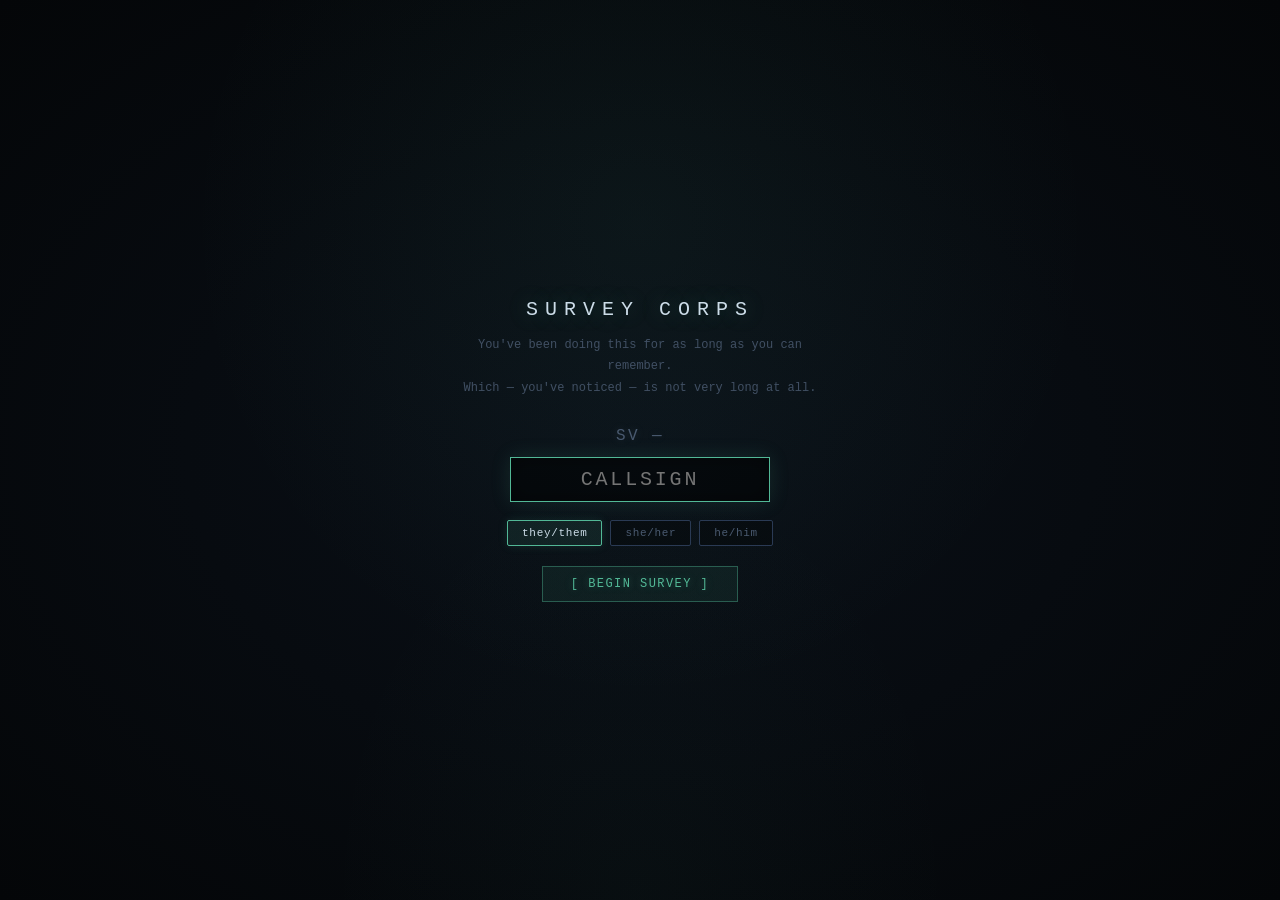
<file: game/index.html>
<!DOCTYPE html>
<html lang="en">
<head>
  <meta charset="UTF-8">
  <meta name="viewport" content="width=device-width, initial-scale=1.0, maximum-scale=1.0">
  <title>SV-UNKNOWN — Survey Corps</title>
  <link rel="stylesheet" href="css/style.css">
</head>
<body>

<!-- ── Name entry screen ──────────────────────────────────────────────────── -->
<div id="name-screen">
  <div id="name-header">
    <h1>Survey Corps</h1>
    <p>You've been doing this for as long as you can remember.<br>Which — you've noticed — is not very long at all.</p>
  </div>
  <div id="name-form">
    <span id="name-prefix">SV —</span>
    <input id="name-input" type="text" maxlength="12" placeholder="CALLSIGN" autocomplete="off" spellcheck="false">
    <div id="pronoun-row">
      <button class="pronoun-btn active" data-subj="they" data-obj="them" data-poss="their">they/them</button>
      <button class="pronoun-btn"        data-subj="she"  data-obj="her"  data-poss="her" >she/her</button>
      <button class="pronoun-btn"        data-subj="he"   data-obj="him"  data-poss="his" >he/him</button>
    </div>
    <button id="name-submit">[ Begin Survey ]</button>
  </div>
</div>

<!-- ── Main app ───────────────────────────────────────────────────────────── -->
<div id="app">
  <div id="main-row">

    <!-- Game canvas -->
    <div id="canvas-wrap">
      <canvas id="game-canvas"></canvas>
    </div>

    <!-- HUD sidebar -->
    <div id="hud">

      <div class="hud-panel">
        <div class="hud-panel-title">Unit Analysis</div>
        <div id="hud-callsign">SV-UNKNOWN</div>
        <div id="hud-level">—</div>
        <div id="hud-credits">CR: 0</div>
      </div>

      <div class="hud-panel">
        <div class="hud-panel-title">Systems</div>
        <div id="hud-hp"></div>
        <div id="hud-cargo"></div>
      </div>

      <div class="hud-panel hidden" id="hud-earth">
        <div class="hud-panel-title">Earth Systems</div>
        <div class="earth-bars"></div>
      </div>

      <div class="hud-panel">
        <div class="hud-panel-title">Active Contracts</div>
        <ul id="hud-quests"></ul>
      </div>

      <div class="hud-panel">
        <div class="hud-panel-title">Survey Log</div>
        <ul id="hud-log"></ul>
      </div>

      <!-- Contextual hint: shown when NPC/exit is adjacent -->
      <div class="hud-panel" id="hud-hint" style="display:none">
        <div id="hud-hint-text"></div>
      </div>

      <div class="hud-panel" id="hud-keys">
        <div class="hud-panel-title">Controls</div>
        <div class="key-hint"><kbd>WASD</kbd> Move</div>
        <div class="key-hint"><kbd>E</kbd> Interact</div>
        <div class="key-hint"><kbd>X</kbd> Inspect</div>
        <div class="key-hint key-hint-btn" id="hud-btn-inventory"><kbd>I</kbd> Inventory</div>
        <div class="key-hint"><kbd>Tab</kbd> Diagnostics</div>
        <div class="key-hint key-hint-btn" id="hud-btn-legend"><kbd>L</kbd> Legend</div>
      </div>

    </div><!-- /hud -->
  </div><!-- /main-row -->

  <!-- Touch controls -->
  <div id="touch-controls">
    <div class="dpad">
      <div></div>
      <button class="dpad-btn" id="btn-w">↑</button>
      <div></div>
      <button class="dpad-btn" id="btn-a">←</button>
      <div class="dpad-center"></div>
      <button class="dpad-btn" id="btn-d">→</button>
      <div></div>
      <button class="dpad-btn" id="btn-s">↓</button>
      <div></div>
    </div>
    <div class="action-btns">
      <button class="action-btn" id="btn-e">[ E ]<br><small>Interact</small></button>
      <button class="action-btn" id="btn-i">[ I ]<br><small>Inventory</small></button>
    </div>
  </div>

</div><!-- /app -->

<!-- ── Flash message ──────────────────────────────────────────────────────── -->
<div id="msg-flash" class="hidden"></div>

<!-- ── Dialogue overlay ───────────────────────────────────────────────────── -->
<div id="dialogue-overlay" class="hidden">
  <div id="dialogue-box">
    <div id="dlg-left">
      <div id="dlg-portrait"></div>
      <div id="dlg-readouts"></div>
    </div>
    <div id="dlg-right">
      <div>
        <div id="dlg-npc-name"></div>
        <div id="dlg-npc-title"></div>
      </div>
      <div id="dlg-text"></div>
      <div id="dlg-choices"></div>
    </div>
  </div>
</div>

<!-- ── Inventory overlay ───────────────────────────────────────────────────── -->
<div id="inventory-overlay" class="hidden">
  <div id="inventory-box">
    <div class="overlay-title">Cargo — [ESC or I to close]</div>
    <ul id="inv-list"></ul>
    <div id="inv-desc"></div>
  </div>
</div>

<!-- ── Legend overlay ─────────────────────────────────────────────────────── -->
<div id="legend-overlay" class="hidden">
  <div id="legend-box">
    <div class="legend-title">Map Legend — [L or ESC to close]</div>

    <div class="legend-section-title">Terrain</div>
    <div class="legend-grid">
      <span class="legend-char">·</span><span class="legend-desc">Floor</span>
      <span class="legend-char">┼</span><span class="legend-desc">Wall</span>
      <span class="legend-char">▫</span><span class="legend-desc">Door</span>
      <span class="legend-char">~</span><span class="legend-desc">Shallow water (rust)</span>
      <span class="legend-char">═</span><span class="legend-desc">Bridge</span>
      <span class="legend-char">▲</span><span class="legend-desc">Mountain</span>
      <span class="legend-char">●</span><span class="legend-desc">Rock (clearable)</span>
      <span class="legend-char">░</span><span class="legend-desc">Grass</span>
      <span class="legend-char">▪</span><span class="legend-desc">Rubble</span>
      <span class="legend-char">♠</span><span class="legend-desc">Tree</span>
      <span class="legend-char">❦</span><span class="legend-desc">Growth (Crawl)</span>
    </div>

    <div class="legend-section-title">Interactables</div>
    <div class="legend-grid">
      <span class="legend-char">◈</span><span class="legend-desc">Quest board</span>
      <span class="legend-char">◉</span><span class="legend-desc">Station terminal</span>
      <span class="legend-char">▣</span><span class="legend-desc">Vending unit</span>
      <span class="legend-char">✚</span><span class="legend-desc">Repair bay (25 CR)</span>
      <span class="legend-char">▤</span><span class="legend-desc">Container (loot)</span>
      <span class="legend-char">◇</span><span class="legend-desc">Memory fragment</span>
    </div>

    <div class="legend-section-title">Navigation</div>
    <div class="legend-grid">
      <span class="legend-char">&gt;</span><span class="legend-desc">Exit down (to Earth)</span>
      <span class="legend-char">&lt;</span><span class="legend-desc">Exit up (to station)</span>
      <span class="legend-char">@</span><span class="legend-desc">You</span>
      <span class="legend-char">!</span><span class="legend-desc">NPC (approach + E)</span>
    </div>

    <div class="legend-section-title">Controls</div>
    <div class="legend-grid">
      <span class="legend-char">WASD</span><span class="legend-desc">Move</span>
      <span class="legend-char">E</span><span class="legend-desc">Interact / Advance</span>
      <span class="legend-char">X</span><span class="legend-desc">Inspect mode</span>
      <span class="legend-char">I</span><span class="legend-desc">Inventory</span>
      <span class="legend-char">L</span><span class="legend-desc">Map legend</span>
      <span class="legend-char">Tab</span><span class="legend-desc">Field diagnostics</span>
      <span class="legend-char">1–9</span><span class="legend-desc">Dialogue choices</span>
      <span class="legend-char">ESC</span><span class="legend-desc">Close dialogue / menu</span>
    </div>

    <div class="legend-close">Press L or ESC to close</div>
  </div>
</div>

<!-- ── Note / lore full-screen ────────────────────────────────────────────── -->
<div id="note-overlay" class="hidden" tabindex="0">
  <div id="note-text"></div>
</div>

<!-- ── Departure confirmation ─────────────────────────────────────────────── -->
<div id="departure-overlay" class="hidden">
  <div id="departure-box">
    <div class="dep-header">Departure Protocol</div>
    <div class="dep-body" id="dep-body">
      Warning: leaving Earth now will reset hazard accumulation.<br>
      Current mission data will be logged.
    </div>
    <div class="dep-btn-row">
      <button class="dep-btn" id="dep-cancel">[ Stay ]</button>
      <button class="dep-btn dep-confirm" id="dep-confirm">[ Launch Pod ]</button>
    </div>
  </div>
</div>

<!-- ── Pod launch scene ────────────────────────────────────────────────────── -->
<div id="pod-launch" class="hidden">
  <div id="pod-launch-text"></div>
</div>

<!-- ── Diagnose overlay (Tab key) ─────────────────────────────────────────── -->
<div id="diagnose-overlay" class="hidden">
  <div id="diagnose-box">
    <div class="diag-header">Field Diagnostics — [Tab or ESC to close]</div>
    <div id="diag-content"></div>
    <div class="diag-close">Press Tab or ESC to close</div>
  </div>
</div>

<!-- ── Scripts — load order matters; dependencies first ───────────────────── -->
<!-- Libraries -->
<script src="js/vendor/rot.js"></script>
<script src="js/vendor/ink.js"></script>

<!-- Game modules -->
<script src="js/config.js"></script>
<script src="js/tiles.js"></script>
<script src="js/flags.js"></script>
<script src="js/worldgen.js"></script>
<script src="js/data/items.js"></script>
<script src="js/data/levels.js"></script>
<script src="js/data/npcs.js"></script>
<script src="js/player.js"></script>
<script src="js/world.js"></script>
<script src="js/quests.js"></script>
<script src="js/ink-dialogue.js"></script>
<script src="js/renderer.js"></script>
<script src="js/ui.js"></script>
<script src="js/input.js"></script>
<script src="js/engine.js"></script>
<script src="js/main.js"></script>

</body>
</html>
</file>
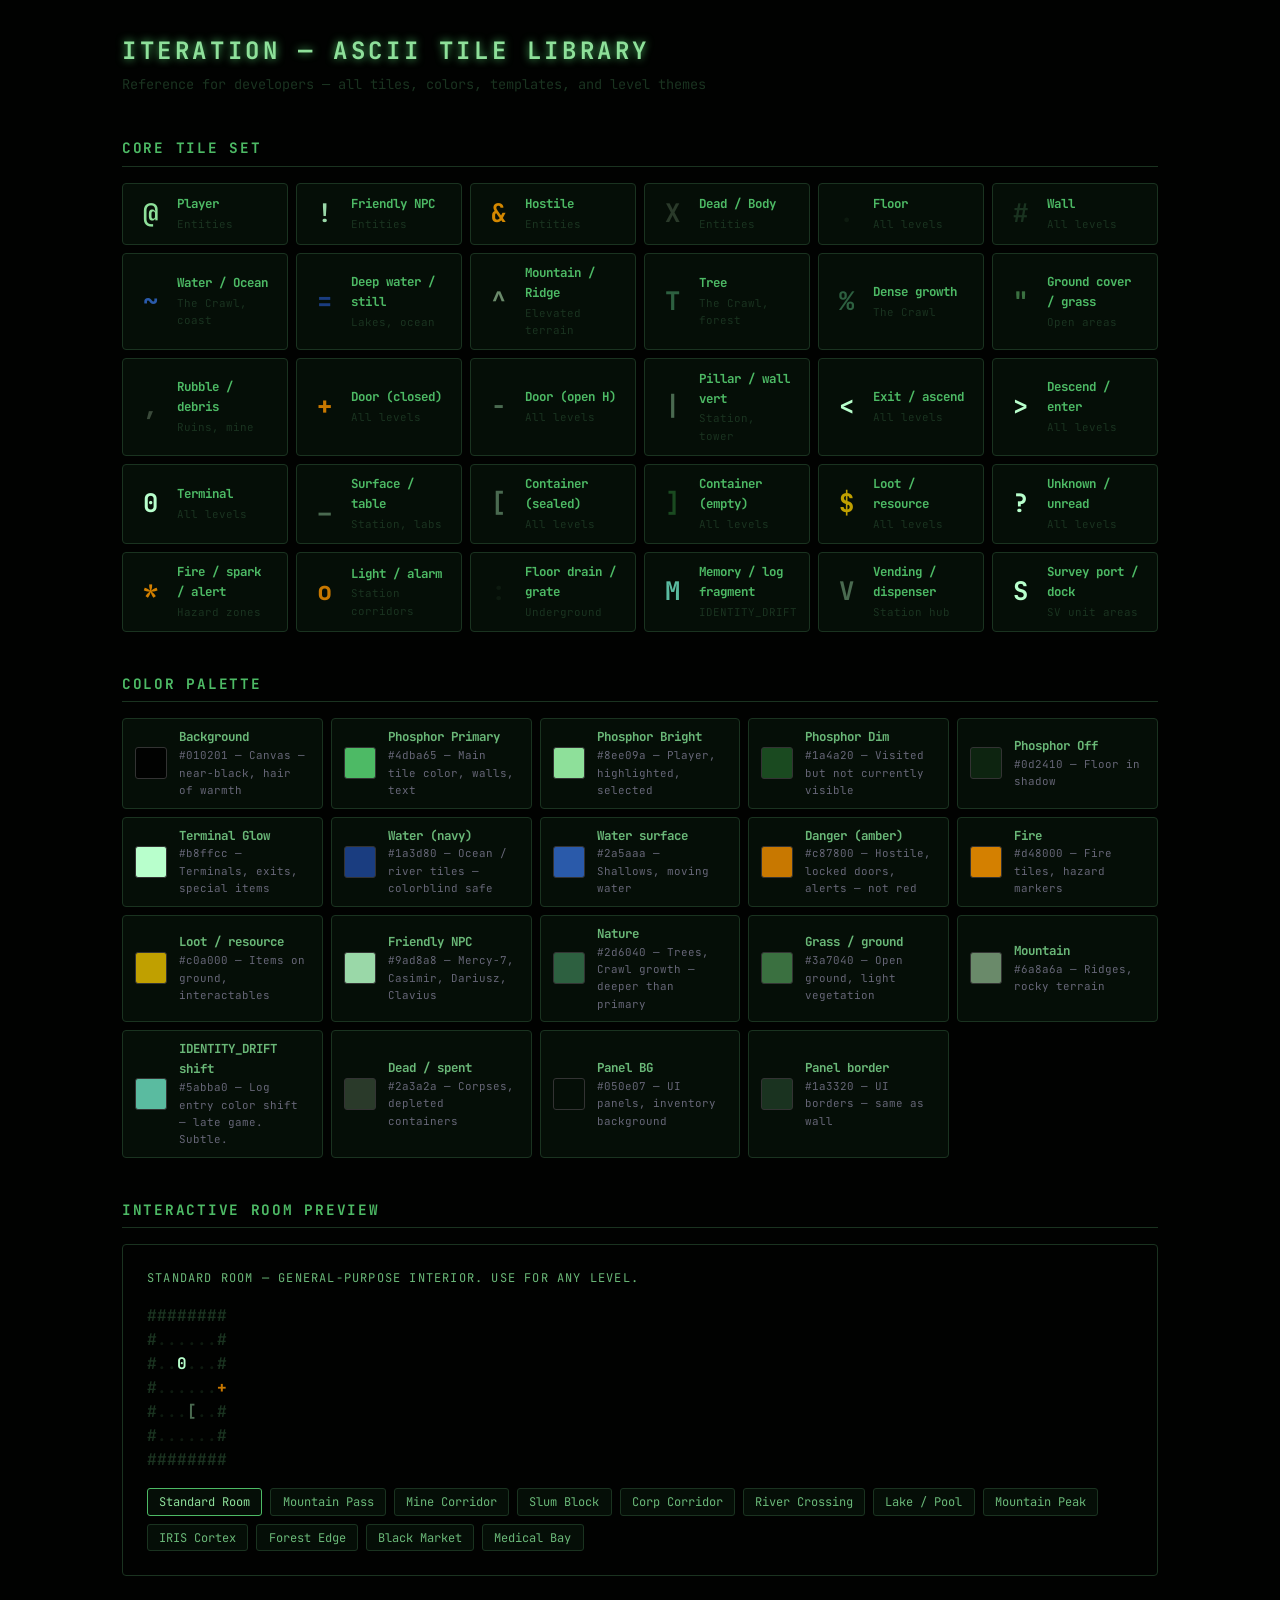
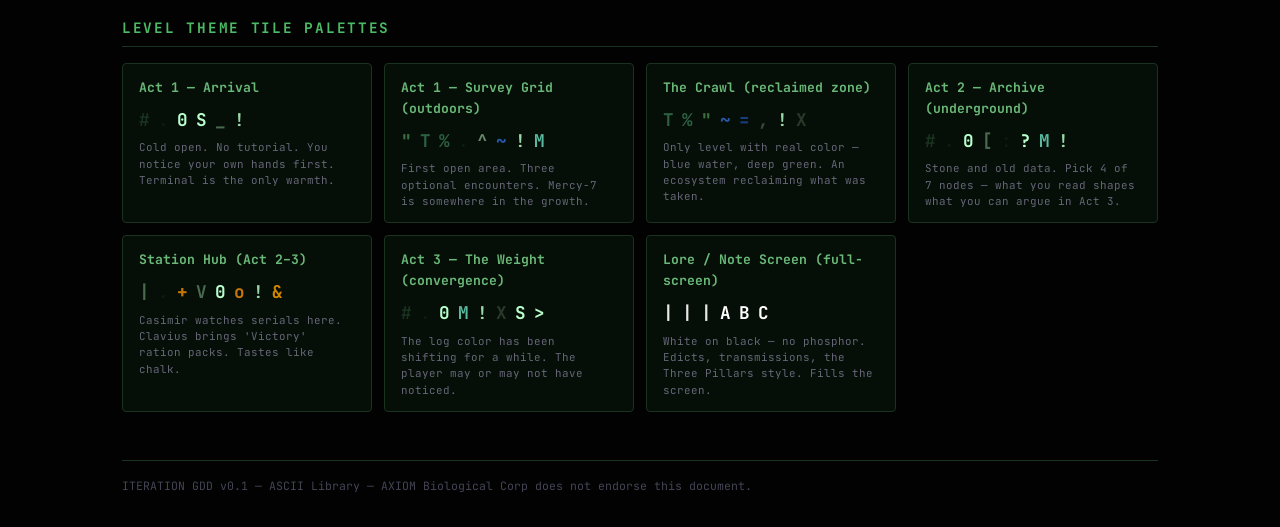
<file: ascii_library.html>
<!DOCTYPE html>
<html lang="en">
<head>
  <meta charset="UTF-8">
  <meta name="viewport" content="width=device-width, initial-scale=1.0">
  <title>ITERATION — ASCII Tile Library</title>
  <link href="https://fonts.googleapis.com/css2?family=JetBrains+Mono:wght@400;700&display=swap" rel="stylesheet">
  <style>
    *, *::before, *::after { box-sizing: border-box; margin: 0; padding: 0; }

    /*
     * PALETTE: PHOSPHOR TERMINAL
     * Colorblind rationale:
     *  - Primary differentiation is CHARACTER SHAPE, not color (ASCII advantage)
     *  - Phosphor green reads as yellow-white for red-green colorblind — still distinct
     *  - Water is deep navy (blue reads across all major colorblind types)
     *  - Danger uses amber-orange, NOT red (red fails for protanopia/deuteranopia)
     *  - No red/green pair is ever used as the sole differentiator
     *  - Hostile vs NPC: different characters + amber vs bright-phosphor
     *  - IDENTITY_DRIFT color shift: subtle phosphor→cool-phosphor, not a flag
     */
    :root {
      --bg:         #010201;   /* near-black, hair of warmth */
      --floor:      #0d1a0f;   /* very dark phosphor trough */
      --wall:       #1a3320;   /* dim phosphor — passable/impassable readable by char */
      --ph-primary: #4dba65;   /* phosphor green — main tile/text color */
      --ph-bright:  #8ee09a;   /* bright phosphor — player, highlighted */
      --ph-dim:     #1a4a20;   /* visited-not-visible */
      --ph-off:     #0d2410;   /* out-of-sight floor */
      --ph-glow:    #b8ffcc;   /* terminal glow, IRIS, special */
      --water:      #1a3d80;   /* deep navy — safe across colorblind types */
      --water-surf: #2a5aaa;   /* water surface highlight */
      --danger:     #c87800;   /* amber-orange — NOT red, works for protanopia */
      --fire:       #d48000;   /* fire, slightly brighter amber */
      --item:       #c0a000;   /* loot — warm yellow, distinct from phosphor */
      --npc:        #9ad8a8;   /* friendly NPC — lighter phosphor */
      --hostile:    #d48800;   /* amber-hostile — distinct luminance from npc */
      --dead:       #2a3a2a;   /* corpse — very dark, nearly bg */
      --mountain:   #6a8a6a;   /* gray-green — peaks */
      --rubble:     #3a4a3a;   /* rubble — dark muted */
      --nature:     #2d6040;   /* forest/shrub — deeper green, distinct from ph-primary */
      --grass:      #3a7040;   /* lighter forest floor */
      --panel:      #050e07;   /* UI panel bg */
      --border:     #1a3320;   /* panel border */
      --text-ui:    #6ab878;   /* UI text — readable phosphor, not full bright */
      --drift-shift:#5abba0;   /* IDENTITY_DRIFT late-game log shift — subtly cooler */
    }

    body {
      background: var(--bg);
      color: var(--text-ui);
      font-family: 'JetBrains Mono', 'Courier New', monospace;
      font-size: 14px;
      line-height: 1.6;
      padding: 2rem;
      max-width: 1100px;
      margin: 0 auto;
    }

    h1 {
      color: var(--ph-bright);
      font-size: 1.5rem;
      letter-spacing: 0.15em;
      margin-bottom: 0.25rem;
      text-shadow: 0 0 8px var(--ph-primary);
    }

    .subtitle {
      color: var(--wall);
      font-size: 0.85rem;
      margin-bottom: 2.5rem;
    }

    h2 {
      color: var(--ph-primary);
      font-size: 0.9rem;
      letter-spacing: 0.12em;
      text-transform: uppercase;
      margin: 2.5rem 0 1rem;
      border-bottom: 1px solid var(--border);
      padding-bottom: 0.4rem;
    }

    /* TILE GRID */
    .tile-grid {
      display: grid;
      grid-template-columns: repeat(auto-fill, minmax(160px, 1fr));
      gap: 0.5rem;
      margin-bottom: 1rem;
    }

    .tile-card {
      background: var(--panel);
      border: 1px solid var(--border);
      border-radius: 4px;
      padding: 0.6rem 0.8rem;
      display: flex;
      align-items: center;
      gap: 0.75rem;
      cursor: default;
      transition: border-color 0.15s;
    }

    .tile-card:hover {
      border-color: var(--ph-primary);
    }

    .tile-char {
      font-size: 1.6rem;
      font-weight: 700;
      width: 1.8rem;
      text-align: center;
      flex-shrink: 0;
    }

    .tile-info {
      display: flex;
      flex-direction: column;
    }

    .tile-name {
      font-size: 0.78rem;
      color: var(--ph-primary);
      font-weight: 700;
    }

    .tile-use {
      font-size: 0.68rem;
      color: var(--wall);
      margin-top: 0.1rem;
    }

    /* COLOR PALETTE */
    .palette-grid {
      display: grid;
      grid-template-columns: repeat(auto-fill, minmax(200px, 1fr));
      gap: 0.5rem;
    }

    .palette-card {
      background: var(--panel);
      border: 1px solid var(--border);
      border-radius: 4px;
      padding: 0.5rem 0.75rem;
      display: flex;
      align-items: center;
      gap: 0.75rem;
    }

    .color-swatch {
      width: 32px;
      height: 32px;
      border-radius: 3px;
      flex-shrink: 0;
      border: 1px solid #333;
    }

    .color-info .color-name {
      font-size: 0.78rem;
      font-weight: 700;
    }

    .color-info .color-hex {
      font-size: 0.68rem;
      color: #667;
    }

    /* ROOM TEMPLATES */
    .rooms-grid {
      display: grid;
      grid-template-columns: repeat(auto-fill, minmax(280px, 1fr));
      gap: 1rem;
    }

    .room-card {
      background: var(--panel);
      border: 1px solid var(--border);
      border-radius: 4px;
      padding: 1rem;
    }

    .room-label {
      color: var(--warning);
      font-size: 0.75rem;
      letter-spacing: 0.1em;
      text-transform: uppercase;
      margin-bottom: 0.6rem;
    }

    .room-desc {
      color: #667;
      font-size: 0.68rem;
      margin-bottom: 0.8rem;
    }

    .room-grid {
      display: inline-grid;
      gap: 0;
      line-height: 1.4;
      background: var(--bg);
      padding: 0.5rem;
      border-radius: 3px;
      border: 1px solid var(--border);
    }

    .room-row {
      display: flex;
    }

    .cell {
      width: 1ch;
      text-align: center;
      font-size: 1rem;
      font-weight: 700;
    }

    /* LEVEL THEMES */
    .themes-grid {
      display: grid;
      grid-template-columns: repeat(auto-fill, minmax(240px, 1fr));
      gap: 0.75rem;
    }

    .theme-card {
      background: var(--panel);
      border: 1px solid var(--border);
      border-radius: 4px;
      padding: 0.8rem 1rem;
    }

    .theme-name {
      color: var(--accent);
      font-size: 0.82rem;
      font-weight: 700;
      margin-bottom: 0.3rem;
    }

    .theme-tiles {
      display: flex;
      flex-wrap: wrap;
      gap: 0.5rem;
      margin-top: 0.5rem;
    }

    .theme-tile {
      font-size: 1.1rem;
      font-weight: 700;
    }

    .theme-desc {
      font-size: 0.68rem;
      color: #667;
      margin-top: 0.35rem;
      line-height: 1.5;
    }

    /* INTERACTIVE DEMO */
    #demo-container {
      background: var(--bg);
      border: 1px solid var(--border);
      border-radius: 4px;
      padding: 1.5rem;
      margin-bottom: 1rem;
    }

    #demo-label {
      color: var(--warning);
      font-size: 0.75rem;
      letter-spacing: 0.1em;
      text-transform: uppercase;
      margin-bottom: 1rem;
    }

    #demo-grid {
      font-size: 1.1rem;
      line-height: 1.5;
      letter-spacing: 0.05em;
    }

    .demo-buttons {
      display: flex;
      flex-wrap: wrap;
      gap: 0.5rem;
      margin-top: 1rem;
    }

    .demo-btn {
      background: var(--panel);
      border: 1px solid var(--border);
      color: var(--text-ui);
      font-family: inherit;
      font-size: 0.75rem;
      padding: 0.3rem 0.7rem;
      border-radius: 3px;
      cursor: pointer;
      transition: border-color 0.15s, color 0.15s;
    }

    .demo-btn:hover { border-color: var(--ph-primary); color: var(--ph-bright); }
    .demo-btn.active { border-color: var(--ph-primary); color: var(--ph-bright); }

    footer {
      margin-top: 3rem;
      padding-top: 1rem;
      border-top: 1px solid var(--border);
      color: #445;
      font-size: 0.72rem;
    }
  </style>
</head>
<body>

<h1>ITERATION — ASCII TILE LIBRARY</h1>
<p class="subtitle">Reference for developers — all tiles, colors, templates, and level themes</p>

<!-- ============================================================ TILES -->
<h2>Core Tile Set</h2>
<div class="tile-grid" id="tile-grid"></div>

<!-- ============================================================ COLOR PALETTE -->
<h2>Color Palette</h2>
<div class="palette-grid" id="palette-grid"></div>

<!-- ============================================================ ROOM DEMO -->
<h2>Interactive Room Preview</h2>
<div id="demo-container">
  <div id="demo-label">ROOM TEMPLATE</div>
  <div id="demo-grid"></div>
  <div class="demo-buttons" id="demo-buttons"></div>
</div>

<!-- ============================================================ LEVEL THEMES -->
<h2>Level Theme Tile Palettes</h2>
<div class="themes-grid" id="themes-grid"></div>

<footer>
  ITERATION GDD v0.1 — ASCII Library — AXIOM Biological Corp does not endorse this document.
</footer>

<script>
// PHOSPHOR PALETTE — colorblind rationale in CSS comments above
// Primary differentiator is always CHAR SHAPE, color is secondary signal
const PH = {
  primary:  '#4dba65',  // phosphor green
  bright:   '#8ee09a',  // bright phosphor — player
  dim:      '#1a4a20',  // visited-not-visible
  glow:     '#b8ffcc',  // terminal / special
  water:    '#1a3d80',  // deep navy (safe all colorblind types)
  waterSurf:'#2a5aaa',  // water highlight
  danger:   '#c87800',  // amber-orange — NOT red
  fire:     '#d48000',  // fire — brighter amber
  item:     '#c0a000',  // loot — warm yellow
  npc:      '#9ad8a8',  // friendly NPC — lighter phosphor
  hostile:  '#d48800',  // hostile — amber, distinct luminance from npc
  dead:     '#2a3a2a',  // corpse — near-bg
  mountain: '#6a8a6a',  // gray-green peaks
  rubble:   '#3a4a3a',  // rubble — dark muted
  nature:   '#2d6040',  // forest — deeper green, distinct from primary
  grass:    '#3a7040',  // grass floor
  wall:     '#1a3320',  // wall — dim phosphor
  floor:    '#0d1a0f',  // floor — very dark
  neutral:  '#4a6a50',  // neutral structures
  drift:    '#5abba0',  // IDENTITY_DRIFT late-game — subtly cooler
};

// ─── TILE DATA ─────────────────────────────────────────────────────────────
const tiles = [
  { char: '@', color: PH.bright,   name: 'Player',              use: 'Entities' },
  { char: '!', color: PH.npc,      name: 'Friendly NPC',        use: 'Entities' },
  { char: '&', color: PH.hostile,  name: 'Hostile',             use: 'Entities' },
  { char: 'X', color: PH.dead,     name: 'Dead / Body',         use: 'Entities' },
  { char: '.', color: PH.floor,    name: 'Floor',               use: 'All levels' },
  { char: '#', color: PH.wall,     name: 'Wall',                use: 'All levels' },
  { char: '~', color: PH.waterSurf,name: 'Water / Ocean',       use: 'The Crawl, coast' },
  { char: '=', color: PH.water,    name: 'Deep water / still',  use: 'Lakes, ocean' },
  { char: '^', color: PH.mountain, name: 'Mountain / Ridge',    use: 'Elevated terrain' },
  { char: 'T', color: PH.nature,   name: 'Tree',                use: 'The Crawl, forest' },
  { char: '%', color: PH.nature,   name: 'Dense growth',        use: 'The Crawl' },
  { char: '"', color: PH.grass,    name: 'Ground cover / grass', use: 'Open areas' },
  { char: ',', color: PH.rubble,   name: 'Rubble / debris',     use: 'Ruins, mine' },
  { char: '+', color: PH.danger,   name: 'Door (closed)',        use: 'All levels' },
  { char: '-', color: PH.neutral,  name: 'Door (open H)',        use: 'All levels' },
  { char: '|', color: PH.neutral,  name: 'Pillar / wall vert',  use: 'Station, tower' },
  { char: '<', color: PH.glow,     name: 'Exit / ascend',        use: 'All levels' },
  { char: '>', color: PH.glow,     name: 'Descend / enter',      use: 'All levels' },
  { char: '0', color: PH.glow,     name: 'Terminal',             use: 'All levels' },
  { char: '_', color: PH.neutral,  name: 'Surface / table',      use: 'Station, labs' },
  { char: '[', color: PH.neutral,  name: 'Container (sealed)',   use: 'All levels' },
  { char: ']', color: PH.dim,      name: 'Container (empty)',    use: 'All levels' },
  { char: '$', color: PH.item,     name: 'Loot / resource',      use: 'All levels' },
  { char: '?', color: PH.glow,     name: 'Unknown / unread',     use: 'All levels' },
  { char: '*', color: PH.fire,     name: 'Fire / spark / alert', use: 'Hazard zones' },
  { char: 'o', color: PH.danger,   name: 'Light / alarm',        use: 'Station corridors' },
  { char: ':', color: PH.floor,    name: 'Floor drain / grate',  use: 'Underground' },
  { char: 'M', color: PH.drift,    name: 'Memory / log fragment',use: 'IDENTITY_DRIFT' },
  { char: 'V', color: PH.neutral,  name: 'Vending / dispenser',  use: 'Station hub' },
  { char: 'S', color: PH.glow,     name: 'Survey port / dock',   use: 'SV unit areas' },
];

// ─── PALETTE DATA ───────────────────────────────────────────────────────────
const palette = [
  { name: 'Background',           hex: '#010201', use: 'Canvas — near-black, hair of warmth' },
  { name: 'Phosphor Primary',     hex: '#4dba65', use: 'Main tile color, walls, text' },
  { name: 'Phosphor Bright',      hex: '#8ee09a', use: 'Player, highlighted, selected' },
  { name: 'Phosphor Dim',         hex: '#1a4a20', use: 'Visited but not currently visible' },
  { name: 'Phosphor Off',         hex: '#0d2410', use: 'Floor in shadow' },
  { name: 'Terminal Glow',        hex: '#b8ffcc', use: 'Terminals, exits, special items' },
  { name: 'Water (navy)',         hex: '#1a3d80', use: 'Ocean / river tiles — colorblind safe' },
  { name: 'Water surface',        hex: '#2a5aaa', use: 'Shallows, moving water' },
  { name: 'Danger (amber)',       hex: '#c87800', use: 'Hostile, locked doors, alerts — not red' },
  { name: 'Fire',                 hex: '#d48000', use: 'Fire tiles, hazard markers' },
  { name: 'Loot / resource',      hex: '#c0a000', use: 'Items on ground, interactables' },
  { name: 'Friendly NPC',         hex: '#9ad8a8', use: 'Mercy-7, Casimir, Dariusz, Clavius' },
  { name: 'Nature',               hex: '#2d6040', use: 'Trees, Crawl growth — deeper than primary' },
  { name: 'Grass / ground',       hex: '#3a7040', use: 'Open ground, light vegetation' },
  { name: 'Mountain',             hex: '#6a8a6a', use: 'Ridges, rocky terrain' },
  { name: 'IDENTITY_DRIFT shift', hex: '#5abba0', use: 'Log entry color shift — late game. Subtle.' },
  { name: 'Dead / spent',         hex: '#2a3a2a', use: 'Corpses, depleted containers' },
  { name: 'Panel BG',             hex: '#050e07', use: 'UI panels, inventory background' },
  { name: 'Panel border',         hex: '#1a3320', use: 'UI borders — same as wall' },
];

// ─── ROOM TEMPLATES ─────────────────────────────────────────────────────────
const rooms = [
  {
    label: 'Standard Room',
    desc: 'General-purpose interior. Use for any level.',
    raw: `########
#......#
#..0...#
#......+
#...[..#
#......#
########`,
  },
  {
    label: 'Mountain Pass',
    desc: 'Outdoor rocky terrain with trees.',
    raw: `^^##....
^##.....
##.T....
#.......
.......T
.......#
##.....#
###...^^`,
  },
  {
    label: 'Mine Corridor',
    desc: 'Industrial tunnel with coolant channel.',
    raw: `########
,......,
~......~
=......=
,......,
########`,
  },
  {
    label: 'Slum Block',
    desc: 'Worker housing. Debris, open doors.',
    raw: `##+++###
#......#
+.._...#
#......#
#...%..+
#......#
##.#####`,
  },
  {
    label: 'Corp Corridor',
    desc: 'AXIOM Spire. Clean, sterile, hostile.',
    raw: `########
|......|
|..0...+
|......|
|......|
|..0...+
|......|
########`,
  },
  {
    label: 'River Crossing',
    desc: 'Bridge over coolant flow.',
    raw: `........
~~~~~~~~
========
~~~~~~~~
........`,
  },
  {
    label: 'Lake / Pool',
    desc: 'Open water. Impassable without bridge.',
    raw: `...~~~~.
..~~~~~.
.~~~~~~.
..~~~~~.
...~~~~.`,
  },
  {
    label: 'Mountain Peak',
    desc: 'Summit terrain. Exposed, suffocation risk.',
    raw: `^^^^^^^
^^...^^
^.....^
^..@..^
^.....^
^^...^^
^^^^^^^`,
  },
  {
    label: 'IRIS Cortex',
    desc: 'Final level. Fixed layout. Terminal center.',
    raw: `########
#......#
#.0..0.#
#......#
#..0...#
#......#
#.0..0.#
########`,
  },
  {
    label: 'Forest Edge',
    desc: 'Transition between Flats and wilderness.',
    raw: `T"T"T"T"
"......T
T.......
".......
T.......
"....T..
T".T"T".`,
  },
  {
    label: 'Black Market',
    desc: 'Underbelly vendor stalls. Tight alleys.',
    raw: `##++#+##
#_...._#
+.......
#_...._#
##++#+##
:......:
########`,
  },
  {
    label: 'Medical Bay',
    desc: 'Tutorial start. Abandoned clinic.',
    raw: `########
#......#
#._.._.#
#......#
#.0....+
#......#
########`,
  },
];

// ─── LEVEL THEMES — keyed to narrative_tree.docx ────────────────────────────
const themes = [
  {
    name: 'Act 1 — Arrival',
    tiles: [
      {char:'#',color:PH.wall},    {char:'.',color:PH.floor},
      {char:'0',color:PH.glow},    {char:'S',color:PH.glow},
      {char:'_',color:PH.neutral}, {char:'!',color:PH.npc},
    ],
    desc: 'Cold open. No tutorial. You notice your own hands first. Terminal is the only warmth.',
  },
  {
    name: 'Act 1 — Survey Grid (outdoors)',
    tiles: [
      {char:'"',color:PH.grass},   {char:'T',color:PH.nature},
      {char:'%',color:PH.nature},  {char:'.',color:PH.floor},
      {char:'^',color:PH.mountain},{char:'~',color:PH.waterSurf},
      {char:'!',color:PH.npc},     {char:'M',color:PH.drift},
    ],
    desc: 'First open area. Three optional encounters. Mercy-7 is somewhere in the growth.',
  },
  {
    name: 'The Crawl (reclaimed zone)',
    tiles: [
      {char:'T',color:PH.nature},  {char:'%',color:PH.nature},
      {char:'"',color:PH.grass},   {char:'~',color:PH.waterSurf},
      {char:'=',color:PH.water},   {char:',',color:PH.rubble},
      {char:'!',color:PH.npc},     {char:'X',color:PH.dead},
    ],
    desc: 'Only level with real color — blue water, deep green. An ecosystem reclaiming what was taken.',
  },
  {
    name: 'Act 2 — Archive (underground)',
    tiles: [
      {char:'#',color:PH.wall},    {char:'.',color:PH.floor},
      {char:'0',color:PH.glow},    {char:'[',color:PH.neutral},
      {char:':',color:PH.floor},   {char:'?',color:PH.glow},
      {char:'M',color:PH.drift},   {char:'!',color:PH.npc},
    ],
    desc: 'Stone and old data. Pick 4 of 7 nodes — what you read shapes what you can argue in Act 3.',
  },
  {
    name: 'Station Hub (Act 2–3)',
    tiles: [
      {char:'|',color:PH.neutral}, {char:'.',color:PH.floor},
      {char:'+',color:PH.danger},  {char:'V',color:PH.neutral},
      {char:'0',color:PH.glow},    {char:'o',color:PH.danger},
      {char:'!',color:PH.npc},     {char:'&',color:PH.hostile},
    ],
    desc: "Casimir watches serials here. Clavius brings 'Victory' ration packs. Tastes like chalk.",
  },
  {
    name: 'Act 3 — The Weight (convergence)',
    tiles: [
      {char:'#',color:PH.wall},    {char:'.',color:PH.floor},
      {char:'0',color:PH.glow},    {char:'M',color:PH.drift},
      {char:'!',color:PH.npc},     {char:'X',color:PH.dead},
      {char:'S',color:PH.glow},    {char:'>',color:PH.glow},
    ],
    desc: 'The log color has been shifting for a while. The player may or may not have noticed.',
  },
  {
    name: 'Lore / Note Screen (full-screen)',
    tiles: [
      {char:'|',color:'#e8e8e8'}, {char:'|',color:'#e8e8e8'},
      {char:'|',color:'#e8e8e8'}, {char:'A',color:'#ffffff'},
      {char:'B',color:'#ffffff'}, {char:'C',color:'#ffffff'},
    ],
    desc: 'White on black — no phosphor. Edicts, transmissions, the Three Pillars style. Fills the screen.',
  },
];

// ─── RENDER TILES ───────────────────────────────────────────────────────────
const tileGrid = document.getElementById('tile-grid');
tiles.forEach(t => {
  const card = document.createElement('div');
  card.className = 'tile-card';
  card.title = t.use;
  card.innerHTML = `
    <span class="tile-char" style="color:${t.color}">${t.char}</span>
    <div class="tile-info">
      <div class="tile-name">${t.name}</div>
      <div class="tile-use">${t.use}</div>
    </div>`;
  tileGrid.appendChild(card);
});

// ─── RENDER PALETTE ─────────────────────────────────────────────────────────
const paletteGrid = document.getElementById('palette-grid');
palette.forEach(p => {
  const card = document.createElement('div');
  card.className = 'palette-card';
  card.innerHTML = `
    <div class="color-swatch" style="background:${p.hex}"></div>
    <div class="color-info">
      <div class="color-name">${p.name}</div>
      <div class="color-hex">${p.hex} — ${p.use}</div>
    </div>`;
  paletteGrid.appendChild(card);
});

// ─── RENDER ROOM DEMO ───────────────────────────────────────────────────────
const tileColorMap = {};
tiles.forEach(t => { tileColorMap[t.char] = t.color; });
tileColorMap[' '] = '#010201';

function renderRoom(raw) {
  const demoGrid = document.getElementById('demo-grid');
  demoGrid.innerHTML = '';
  raw.split('\n').forEach(row => {
    const rowEl = document.createElement('div');
    rowEl.className = 'room-row';
    for (const ch of row) {
      const cell = document.createElement('span');
      cell.className = 'cell';
      cell.textContent = ch === ' ' ? '\u00a0' : ch;
      cell.style.color = tileColorMap[ch] || PH.primary;
      rowEl.appendChild(cell);
    }
    demoGrid.appendChild(rowEl);
  });
}

const demoButtons = document.getElementById('demo-buttons');
rooms.forEach((room, i) => {
  const btn = document.createElement('button');
  btn.className = 'demo-btn' + (i === 0 ? ' active' : '');
  btn.textContent = room.label;
  btn.addEventListener('click', () => {
    document.querySelectorAll('.demo-btn').forEach(b => b.classList.remove('active'));
    btn.classList.add('active');
    document.getElementById('demo-label').textContent = `${room.label} — ${room.desc}`;
    renderRoom(room.raw);
  });
  demoButtons.appendChild(btn);
});
renderRoom(rooms[0].raw);
document.getElementById('demo-label').textContent = `${rooms[0].label} — ${rooms[0].desc}`;

// ─── RENDER ROOM TEMPLATES GRID ─────────────────────────────────────────────
// (The interactive demo above replaces a static grid — themes below are separate)

// ─── RENDER LEVEL THEMES ────────────────────────────────────────────────────
const themesGrid = document.getElementById('themes-grid');
themes.forEach(theme => {
  const card = document.createElement('div');
  card.className = 'theme-card';

  const tilePips = theme.tiles.map(t =>
    `<span class="theme-tile" style="color:${t.color}" title="${t.char}">${t.char}</span>`
  ).join('');

  card.innerHTML = `
    <div class="theme-name">${theme.name}</div>
    <div class="theme-tiles">${tilePips}</div>
    <div class="theme-desc">${theme.desc}</div>`;
  themesGrid.appendChild(card);
});
</script>
</body>
</html>
</file>
<file: game/css/style.css>
/* ─── style.css ─────────────────────────────────────────────────────────────
   SV-[NAME] | Survey roguelike
   Palette mirrors config.js COLORS. Update BOTH when changing values.
   Layout: canvas left | sidebar right | touch controls below
   ─────────────────────────────────────────────────────────────────────────── */

*, *::before, *::after { box-sizing: border-box; margin: 0; padding: 0; }

:root {
  --bg:           #080c12;
  --panel:        #090d14;
  --border:       #2a3a54;
  --border-hot:   #7a4a3a;
  --text:         #9ab0c4;
  --text-dim:     #4a5a70;
  --text-bright:  #ccdce8;
  --terminal:     #52b896;
  --item:         #c8a040;
  --danger:       #d08030;
  --hostile:      #c86040;
  --npc:          #d4b07a;
  --nature:       #4a8050;
  --mountain:     #6070a0;
  --drift-high:   #6080c0;
  --font: 'JetBrains Mono', 'Fira Mono', 'Consolas', 'Courier New', monospace;
}

html, body {
  background: var(--bg);
  background-image: radial-gradient(ellipse at 50% 40%, #0c1420 0%, var(--bg) 70%);
  color: var(--text);
  font-family: var(--font);
  font-size: 13px;
  height: 100%;
  overflow: hidden;
  user-select: none;
}

/* ── Layout ──────────────────────────────────────────────────────────────── */

#app {
  display: flex;
  flex-direction: column;
  align-items: center;
  height: 100vh;
  padding: 12px;
  gap: 8px;
}

#main-row {
  display: flex;
  gap: 12px;
  align-items: flex-start;
  flex-shrink: 0;
}

/* ── Game canvas ─────────────────────────────────────────────────────────── */

#canvas-wrap {
  position: relative;
  border: 1px solid var(--border);
  flex-shrink: 0;
  box-shadow:
    0 0 0 1px rgba(42,58,84,0.5),
    0 0  8px rgba(82,184,150,0.08),
    0 0 24px rgba(82,184,150,0.05),
    inset 0 0 30px rgba(0,0,0,0.4);
}

#game-canvas {
  display: block;
  image-rendering: pixelated;
}

/* CRT scanline overlay — pseudo-element on the wrap so canvas stays unmodified */
#canvas-wrap::after {
  content: '';
  position: absolute;
  inset: 0;
  background:
    repeating-linear-gradient(
      to bottom,
      transparent 0px,
      transparent 2px,
      rgba(0,0,0,0.13) 2px,
      rgba(0,0,0,0.13) 4px
    ),
    radial-gradient(ellipse at center, transparent 55%, rgba(0,0,0,0.45) 100%);
  pointer-events: none;
  z-index: 2;
  animation: scanline-flicker 10s ease-in-out infinite;
}

@keyframes scanline-flicker {
  0%, 100% { opacity: 1; }
  48% { opacity: 1; }
  50% { opacity: 0.94; }
  52% { opacity: 1; }
  78% { opacity: 1; }
  80% { opacity: 0.96; }
  82% { opacity: 1; }
}

/* Wall bump: brief border flash + canvas nudge */
#canvas-wrap.bump-n { animation: bump-n 0.15s ease-out; }
#canvas-wrap.bump-s { animation: bump-s 0.15s ease-out; }
#canvas-wrap.bump-e { animation: bump-e 0.15s ease-out; }
#canvas-wrap.bump-w { animation: bump-w 0.15s ease-out; }

@keyframes bump-n { 0%,100%{transform:translateY(0)} 40%{transform:translateY(-3px)} }
@keyframes bump-s { 0%,100%{transform:translateY(0)} 40%{transform:translateY( 3px)} }
@keyframes bump-e { 0%,100%{transform:translateX(0)} 40%{transform:translateX( 3px)} }
@keyframes bump-w { 0%,100%{transform:translateX(0)} 40%{transform:translateX(-3px)} }

/* ── HUD sidebar ─────────────────────────────────────────────────────────── */

#hud {
  width: 210px;
  display: flex;
  flex-direction: column;
  gap: 6px;
}

.hud-panel {
  background: var(--panel);
  border: 1px solid var(--border);
  border-left: 2px solid var(--border);
  padding: 8px 10px;
  box-shadow: inset 0 0 12px rgba(0,0,0,0.2);
}

.hud-panel-title {
  color: var(--uiDim, #3a5060);
  font-size: 9px;
  letter-spacing: 0.18em;
  text-transform: uppercase;
  border-bottom: 1px solid var(--border);
  padding-bottom: 3px;
  margin-bottom: 6px;
  display: flex;
  align-items: center;
  gap: 5px;
}
.hud-panel-title::before {
  content: '▸';
  color: var(--terminal);
  font-size: 8px;
  opacity: 0.6;
}

#hud-callsign {
  color: var(--text-bright);
  font-size: 12px;
  font-weight: bold;
  letter-spacing: 0.08em;
  margin-bottom: 2px;
  text-shadow: 0 0 8px rgba(200,216,232,0.35);
}

#hud-level   { color: var(--text-dim); font-size: 10px; margin-bottom: 4px; }
#hud-credits { color: var(--item);     font-size: 11px; }

.bar-label { color: var(--text-dim); font-size: 9px;  min-width: 44px; display: inline-block; }
.bar-pct   { color: var(--text-dim); font-size: 9px;  }

#hud-hp, #hud-cargo {
  font-size: 11px;
  line-height: 1.9;
  display: block;
}

#hud-log {
  list-style: none;
  font-size: 10px;
  line-height: 1.5;
  max-height: 110px;
  overflow: hidden;
}

#hud-log li {
  border-left: 2px solid var(--border);
  padding-left: 5px;
  margin-bottom: 3px;
  opacity: 0.9;
  word-break: break-word;
}

#hud-quests {
  list-style: none;
  font-size: 10px;
  line-height: 1.6;
  color: var(--text-dim);
}

/* ── Key hints panel ─────────────────────────────────────────────────────── */

#hud-keys .hud-panel-title { margin-bottom: 4px; }

.key-hint {
  font-size: 10px;
  color: var(--text-dim);
  line-height: 1.8;
  display: flex;
  align-items: center;
  gap: 6px;
}

kbd {
  background: rgba(42,58,84,0.8);
  color: var(--terminal);
  font-family: var(--font);
  font-size: 9px;
  padding: 1px 5px;
  border-radius: 2px;
  border: 1px solid rgba(82,184,150,0.25);
  letter-spacing: 0.04em;
  min-width: 26px;
  text-align: center;
  display: inline-block;
}

/* Clickable key-hint rows (I=inventory, L=legend) */
.key-hint-btn {
  cursor: pointer;
  border-radius: 2px;
  padding: 1px 2px;
  margin: -1px -2px;
  transition: background 0.1s;
}
.key-hint-btn:hover { background: rgba(82,184,150,0.10); color: var(--terminal); }
.key-hint-btn:hover kbd { background: var(--terminal); color: var(--panel); }

/* Contextual hint panel */
#hud-hint {
  border-color: var(--terminal) !important;
  border-left-color: var(--terminal) !important;
  box-shadow: inset 0 0 12px rgba(82,184,150,0.06), 0 0 8px rgba(82,184,150,0.08) !important;
}
#hud-hint-text {
  color: var(--terminal);
  font-size: 10px;
  line-height: 1.7;
  text-shadow: 0 0 6px rgba(82,184,150,0.4);
  animation: hint-pulse 1.2s ease-in-out infinite alternate;
}
@keyframes hint-pulse {
  from { opacity: 0.7; }
  to   { opacity: 1.0; }
}

/* ── Earth Systems panel ─────────────────────────────────────────────────── */

#hud-earth { border-color: var(--nature); }
#hud-earth .hud-panel-title { color: var(--nature); }
#hud-earth .earth-bars { font-size: 10px; line-height: 1.9; }

/* ── Flash message ───────────────────────────────────────────────────────── */

#msg-flash {
  position: fixed;
  bottom: 80px;
  left: 50%;
  transform: translateX(-50%);
  background: rgba(9,13,20,0.95);
  border: 1px solid var(--border-hot);
  border-left: 3px solid var(--border-hot);
  padding: 5px 16px 5px 12px;
  font-size: 11px;
  letter-spacing: 0.04em;
  pointer-events: none;
  z-index: 100;
  transition: opacity 0.5s;
  white-space: nowrap;
  box-shadow: 0 0 12px rgba(122,74,58,0.2);
}

#msg-flash.hidden   { display: none; }
#msg-flash.fade-out { opacity: 0; }

/* ── Touch controls ──────────────────────────────────────────────────────── */

#touch-controls {
  display: flex;
  gap: 16px;
  align-items: center;
  flex-shrink: 0;
}

.dpad {
  display: grid;
  grid-template-columns: repeat(3, 44px);
  grid-template-rows:    repeat(3, 44px);
  gap: 3px;
}

.dpad-btn {
  background: linear-gradient(180deg, rgba(18, 26, 38, 0.95) 0%, rgba(10, 16, 24, 0.98) 100%);
  border: 1px solid var(--border);
  color: var(--text);
  font-family: var(--font);
  font-size: 18px;
  cursor: pointer;
  border-radius: 4px;
  display: flex;
  align-items: center;
  justify-content: center;
  touch-action: manipulation;
  -webkit-tap-highlight-color: transparent;
  box-shadow: 
    0 2px 4px rgba(0, 0, 0, 0.3),
    inset 0 1px 0 rgba(255, 255, 255, 0.03);
  transition: all 0.1s ease;
}

.dpad-btn:hover {
  border-color: rgba(82, 184, 150, 0.4);
  color: var(--text-bright);
}

.dpad-btn:active { 
  background: var(--terminal);
  border-color: var(--terminal); 
  color: #040810;
  box-shadow: 
    0 0 12px rgba(82, 184, 150, 0.4),
    inset 0 2px 4px rgba(0, 0, 0, 0.2);
  transform: scale(0.95);
}
.dpad-center { visibility: hidden; }

.action-btns { display: flex; flex-direction: column; gap: 6px; }

.action-btn {
  background: linear-gradient(180deg, rgba(18, 26, 38, 0.95) 0%, rgba(10, 16, 24, 0.98) 100%);
  border: 1px solid var(--border-hot);
  color: var(--npc);
  font-family: var(--font);
  font-size: 12px;
  padding: 10px 16px;
  cursor: pointer;
  border-radius: 4px;
  letter-spacing: 0.08em;
  touch-action: manipulation;
  -webkit-tap-highlight-color: transparent;
  min-width: 60px;
  box-shadow: 
    0 2px 4px rgba(0, 0, 0, 0.3),
    inset 0 1px 0 rgba(255, 255, 255, 0.02);
  transition: all 0.1s ease;
}

.action-btn:hover {
  border-color: var(--npc);
  color: var(--text-bright);
}

.action-btn:active { 
  background: var(--border-hot); 
  color: var(--text-bright);
  box-shadow: 0 0 10px rgba(122, 74, 58, 0.3);
  transform: scale(0.96);
}

/* ── Dialogue overlay ────────────────────────────────────────────────────── */

#dialogue-overlay {
  position: fixed;
  inset: 0;
  background: rgba(8,12,18,0.90);
  display: flex;
  align-items: center;
  justify-content: center;
  z-index: 50;
  padding: 16px;
}

#dialogue-overlay.hidden { display: none; }

#dialogue-box {
  background: var(--panel);
  border: 1px solid var(--border-hot);
  border-top: 2px solid var(--border-hot);
  max-width: 700px;
  width: 100%;
  display: grid;
  grid-template-columns: 180px 1fr;
  box-shadow:
    0 0 0 1px rgba(122,74,58,0.3),
    0 0 20px rgba(122,74,58,0.15),
    inset 0 0 40px rgba(0,0,0,0.3);
}

#dlg-left {
  border-right: 1px solid var(--border);
  padding: 14px 12px;
  display: flex;
  flex-direction: column;
  gap: 12px;
  background: rgba(0,0,0,0.25);
}

#dlg-portrait {
  font-size: 12px;
  line-height: 1.4;
  color: var(--npc);
  letter-spacing: 0.04em;
  white-space: pre;
}

.no-portrait { color: var(--text-dim); font-size: 11px; text-align: center; padding-top: 16px; }

.readout        { display: flex; flex-direction: column; margin-bottom: 4px; }
.r-label        { color: var(--text-dim); font-size: 9px; letter-spacing: 0.1em; text-transform: uppercase; }
.r-value        { color: var(--terminal); font-size: 11px; }

#dlg-right {
  display: flex;
  flex-direction: column;
  padding: 14px 16px;
  gap: 10px;
  min-height: 280px;
}

#dlg-npc-name  { color: var(--text-bright); font-size: 13px; font-weight: bold; letter-spacing: 0.06em; text-transform: uppercase; text-shadow: 0 0 10px rgba(200,216,232,0.3); }
#dlg-npc-title { color: var(--text-dim);    font-size: 10px; letter-spacing: 0.08em; text-transform: uppercase; margin-top: -6px; }

/* NPC speech — warm amber tint so it reads as NPC voice */
#dlg-text {
  color: var(--npc);
  font-size: 12px;
  line-height: 1.7;
  flex: 1;
  border-top: 1px solid var(--border);
  padding-top: 10px;
  overflow-y: auto;
  max-height: 220px;
}

/* Player choices — cool teal, clearly yours */
#dlg-choices {
  display: flex;
  flex-direction: column;
  gap: 4px;
  border-top: 1px solid rgba(82,184,150,0.25);
  padding-top: 10px;
}

.dlg-choice {
  background: linear-gradient(90deg, rgba(82, 184, 150, 0.08) 0%, rgba(82, 184, 150, 0.03) 100%);
  border: 1px solid rgba(82, 184, 150, 0.25);
  color: var(--terminal);
  font-family: var(--font);
  font-size: 11px;
  padding: 8px 12px;
  text-align: left;
  cursor: pointer;
  border-radius: 3px;
  transition: all 0.12s ease;
}

.dlg-choice:hover, .dlg-choice:focus {
  border-color: var(--terminal);
  color: var(--text-bright);
  background: linear-gradient(90deg, rgba(82, 184, 150, 0.18) 0%, rgba(82, 184, 150, 0.08) 100%);
  box-shadow: 0 0 12px rgba(82, 184, 150, 0.2);
  outline: none;
  transform: translateX(2px);
}

/* Index prefix dimmed, choice text bright */
.dlg-choice .choice-idx  { color: var(--text-dim); margin-right: 4px; }
.dlg-choice .choice-text { color: var(--terminal); }
.dlg-choice:hover .choice-text,
.dlg-choice:focus .choice-text { color: var(--text-bright); }

/* ── Inventory overlay ───────────────────────────────────────────────────── */

#inventory-overlay {
  position: fixed;
  inset: 0;
  background: rgba(8,12,18,0.92);
  display: flex;
  align-items: center;
  justify-content: center;
  z-index: 50;
}

#inventory-overlay.hidden { display: none; }

#inventory-box {
  background: linear-gradient(180deg, rgba(12, 18, 26, 0.98) 0%, rgba(8, 12, 18, 0.99) 100%);
  border: 1px solid var(--border-hot);
  border-top: 2px solid var(--border-hot);
  width: 460px;
  max-height: 70vh;
  display: flex;
  flex-direction: column;
  padding: 18px;
  gap: 12px;
  box-shadow:
    0 0 0 1px rgba(122, 74, 58, 0.2),
    0 0 30px rgba(122, 74, 58, 0.12),
    0 8px 32px rgba(0, 0, 0, 0.5),
    inset 0 0 40px rgba(0, 0, 0, 0.25);
}

.overlay-title {
  color: var(--text-dim);
  font-size: 10px;
  letter-spacing: 0.14em;
  text-transform: uppercase;
  border-bottom: 1px solid var(--border);
  padding-bottom: 6px;
}

#inv-list {
  list-style: none;
  overflow-y: auto;
  max-height: 200px;
  display: flex;
  flex-direction: column;
  gap: 2px;
}

.inv-item {
  padding: 6px 10px;
  cursor: pointer;
  border: 1px solid transparent;
  font-size: 12px;
  border-radius: 3px;
  transition: all 0.12s ease;
}

.inv-item:hover {
  border-color: rgba(82, 184, 150, 0.5);
  background: linear-gradient(90deg, rgba(82, 184, 150, 0.1) 0%, rgba(82, 184, 150, 0.03) 100%);
  box-shadow: 0 0 8px rgba(82, 184, 150, 0.1);
}

.inv-item.selected {
  border-color: var(--terminal);
  background: linear-gradient(90deg, rgba(82, 184, 150, 0.15) 0%, rgba(82, 184, 150, 0.05) 100%);
  box-shadow: 0 0 12px rgba(82, 184, 150, 0.15);
}

.inv-empty { color: var(--text-dim); font-size: 11px; padding: 8px; }

#inv-desc {
  color: var(--text-dim);
  font-size: 11px;
  line-height: 1.55;
  min-height: 40px;
  border-top: 1px solid var(--border);
  padding-top: 8px;
}

/* ── Legend overlay ──────────────────────────────────────────────────────── */

#legend-overlay {
  position: fixed;
  inset: 0;
  background: rgba(8,12,18,0.94);
  display: flex;
  align-items: center;
  justify-content: center;
  z-index: 55;
  padding: 24px;
}

#legend-overlay.hidden { display: none; }

#legend-box {
  background: linear-gradient(180deg, rgba(12, 18, 26, 0.98) 0%, rgba(8, 12, 18, 0.99) 100%);
  border: 1px solid var(--border);
  border-top: 2px solid var(--terminal);
  max-width: 560px;
  width: 100%;
  padding: 22px 26px;
  max-height: 80vh;
  overflow-y: auto;
  box-shadow:
    0 0 0 1px rgba(82, 184, 150, 0.1),
    0 0 25px rgba(82, 184, 150, 0.08),
    0 8px 32px rgba(0, 0, 0, 0.5),
    inset 0 0 40px rgba(0, 0, 0, 0.25);
}

.legend-title {
  color: var(--text-dim);
  font-size: 9px;
  letter-spacing: 0.16em;
  text-transform: uppercase;
  border-bottom: 1px solid var(--border);
  padding-bottom: 6px;
  margin-bottom: 14px;
}

.legend-section-title {
  color: var(--text-dim);
  font-size: 9px;
  letter-spacing: 0.12em;
  text-transform: uppercase;
  margin: 10px 0 6px;
  opacity: 0.7;
}

.legend-grid {
  display: grid;
  grid-template-columns: 28px 1fr 28px 1fr;
  gap: 3px 12px;
  font-size: 11px;
}

.legend-char {
  color: var(--text-bright);
  font-weight: bold;
  letter-spacing: 0.04em;
}

.legend-desc {
  color: var(--text-dim);
}

.legend-close {
  color: var(--text-dim);
  font-size: 10px;
  text-align: right;
  margin-top: 14px;
  border-top: 1px solid var(--border);
  padding-top: 8px;
}

/* ── Departure confirm overlay ───────────────────────────────────────────── */

#departure-overlay {
  position: fixed;
  inset: 0;
  background: rgba(8,12,18,0.95);
  display: flex;
  align-items: center;
  justify-content: center;
  z-index: 65;
}
#departure-overlay.hidden { display: none; }

#departure-box {
  background: linear-gradient(180deg, rgba(12, 18, 26, 0.98) 0%, rgba(8, 12, 18, 0.99) 100%);
  border: 1px solid var(--nature);
  border-top: 2px solid var(--nature);
  max-width: 480px;
  width: 100%;
  padding: 28px 32px;
  box-shadow:
    0 0 0 1px rgba(74, 128, 80, 0.15),
    0 0 25px rgba(74, 128, 80, 0.1),
    0 8px 32px rgba(0, 0, 0, 0.5),
    inset 0 0 40px rgba(0, 0, 0, 0.25);
}

#departure-box .dep-header {
  color: var(--nature);
  font-size: 9px;
  letter-spacing: 0.18em;
  text-transform: uppercase;
  border-bottom: 1px solid rgba(74,128,80,0.3);
  padding-bottom: 8px;
  margin-bottom: 16px;
}

#departure-box .dep-body {
  color: var(--text);
  font-size: 12px;
  line-height: 1.8;
  margin-bottom: 20px;
}

/* Pod launch scene (animated text) */
#pod-launch {
  position: fixed;
  inset: 0;
  background: #000;
  display: flex;
  align-items: center;
  justify-content: center;
  z-index: 70;
  padding: 40px;
}
#pod-launch.hidden { display: none; }

#pod-launch-text {
  color: var(--terminal);
  font-size: 13px;
  line-height: 2.1;
  max-width: 480px;
  text-align: left;
  font-family: var(--font);
  letter-spacing: 0.04em;
  white-space: pre-line;
  text-shadow: 0 0 10px rgba(82, 184, 150, 0.4);
}

#pod-launch-text .launch-line {
  opacity: 0;
  animation: fadein-line 0.4s ease forwards;
}

@keyframes fadein-line {
  from { opacity: 0; transform: translateX(-6px); }
  to   { opacity: 1; transform: translateX(0); }
}

/* ── Diagnose overlay ────────────────────────────────────────────────────── */

#diagnose-overlay {
  position: fixed;
  inset: 0;
  background: rgba(8,12,18,0.95);
  display: flex;
  align-items: center;
  justify-content: center;
  z-index: 62;
  padding: 24px;
}
#diagnose-overlay.hidden { display: none; }

#diagnose-box {
  background: linear-gradient(180deg, rgba(12, 18, 26, 0.98) 0%, rgba(8, 12, 18, 0.99) 100%);
  border: 1px solid var(--border);
  border-top: 2px solid var(--terminal);
  max-width: 500px;
  width: 100%;
  padding: 22px 26px;
  box-shadow:
    0 0 0 1px rgba(82, 184, 150, 0.1),
    0 0 25px rgba(82, 184, 150, 0.08),
    0 8px 32px rgba(0, 0, 0, 0.5),
    inset 0 0 40px rgba(0, 0, 0, 0.25);
}

.diag-header {
  color: var(--text-dim);
  font-size: 9px;
  letter-spacing: 0.18em;
  text-transform: uppercase;
  border-bottom: 1px solid var(--border);
  padding-bottom: 6px;
  margin-bottom: 14px;
}

.diag-section { margin-bottom: 14px; }

.diag-section-title {
  color: var(--text-dim);
  font-size: 9px;
  letter-spacing: 0.12em;
  text-transform: uppercase;
  margin-bottom: 6px;
  opacity: 0.7;
}

.diag-row {
  display: grid;
  grid-template-columns: 90px 1fr 40px;
  gap: 4px 8px;
  font-size: 11px;
  line-height: 2;
  align-items: center;
}

.diag-label  { color: var(--text-dim); }
.diag-close  {
  color: var(--text-dim);
  font-size: 10px;
  text-align: right;
  margin-top: 10px;
  border-top: 1px solid var(--border);
  padding-top: 8px;
}

/* ── Note / lore overlay ─────────────────────────────────────────────────── */

#note-overlay {
  position: fixed;
  inset: 0;
  background: 
    radial-gradient(ellipse at 50% 50%, rgba(20, 30, 45, 0.4) 0%, transparent 60%),
    #000;
  display: flex;
  align-items: center;
  justify-content: center;
  z-index: 60;
  cursor: pointer;
  padding: 40px;
  outline: none;
}

#note-overlay.hidden { display: none; }

#note-text {
  color: #e8e8e8;
  font-size: 15px;
  line-height: 2;
  max-width: 640px;
  text-align: center;
  font-family: var(--font);
  letter-spacing: 0.05em;
  text-shadow: 0 0 20px rgba(255, 255, 255, 0.15);
  animation: note-fade-in 0.8s ease-out;
}

@keyframes note-fade-in {
  from { opacity: 0; transform: scale(0.98); }
  to { opacity: 1; transform: scale(1); }
}

/* ── Name entry screen ───────────────────────────────────────────────────── */

#name-screen {
  position: fixed;
  inset: 0;
  background: 
    radial-gradient(ellipse at 50% 25%, rgba(82, 184, 150, 0.06) 0%, transparent 50%),
    radial-gradient(ellipse at 50% 100%, rgba(82, 184, 150, 0.03) 0%, transparent 35%),
    radial-gradient(ellipse at 50% 50%, #0a1018 0%, #040608 100%);
  display: flex;
  flex-direction: column;
  align-items: center;
  justify-content: center;
  gap: 28px;
  z-index: 80;
}

#name-screen.hidden { display: none; }

#name-header { text-align: center; }

#name-header h1 {
  color: var(--text-bright);
  font-size: 20px;
  font-weight: 400;
  letter-spacing: 0.35em;
  text-transform: uppercase;
  margin-bottom: 14px;
  text-shadow: 
    0 0 20px rgba(82, 184, 150, 0.35),
    0 0 40px rgba(82, 184, 150, 0.15);
  animation: title-glow 4s ease-in-out infinite;
}

@keyframes title-glow {
  0%, 100% { 
    opacity: 0.9; 
    text-shadow: 0 0 20px rgba(82, 184, 150, 0.35), 0 0 40px rgba(82, 184, 150, 0.15); 
  }
  50% { 
    opacity: 1; 
    text-shadow: 0 0 25px rgba(82, 184, 150, 0.5), 0 0 50px rgba(82, 184, 150, 0.25); 
  }
}

#name-header p {
  color: var(--text-dim);
  font-size: 12px;
  max-width: 380px;
  line-height: 1.8;
  opacity: 0.85;
}

#name-form {
  display: flex;
  flex-direction: column;
  align-items: center;
  gap: 12px;
}

#name-prefix { 
  color: var(--text-dim); 
  font-size: 16px; 
  letter-spacing: 0.15em;
  text-shadow: 0 0 10px rgba(154, 176, 196, 0.2);
}

#name-input {
  background: rgba(0, 0, 0, 0.5);
  border: 1px solid var(--border-hot);
  color: var(--text-bright);
  font-family: var(--font);
  font-size: 20px;
  padding: 10px 18px;
  text-align: center;
  letter-spacing: 0.14em;
  text-transform: uppercase;
  width: 260px;
  outline: none;
  box-shadow: 
    inset 0 0 20px rgba(0, 0, 0, 0.4),
    0 0 15px rgba(0, 0, 0, 0.3);
  transition: border-color 0.2s, box-shadow 0.2s;
}

#name-input:focus { 
  border-color: var(--terminal); 
  box-shadow: 
    inset 0 0 20px rgba(0, 0, 0, 0.4),
    0 0 20px rgba(82, 184, 150, 0.15);
}

/* Pronoun selector */
#pronoun-row {
  display: flex;
  gap: 8px;
  margin-top: 6px;
}

.pronoun-btn {
  background: rgba(0, 0, 0, 0.3);
  border: 1px solid var(--border);
  color: var(--text-dim);
  font-family: var(--font);
  font-size: 11px;
  padding: 6px 14px;
  cursor: pointer;
  border-radius: 2px;
  letter-spacing: 0.06em;
  transition: all 0.15s ease;
}

.pronoun-btn:hover  { 
  border-color: var(--border-hot); 
  color: var(--text);
  background: rgba(122, 74, 58, 0.1);
}
.pronoun-btn.active { 
  border-color: var(--terminal);   
  color: var(--text-bright);
  background: rgba(82, 184, 150, 0.1);
  box-shadow: 0 0 10px rgba(82, 184, 150, 0.15);
}

#name-submit {
  background: rgba(82, 184, 150, 0.08);
  border: 1px solid rgba(82, 184, 150, 0.4);
  color: var(--terminal);
  font-family: var(--font);
  font-size: 12px;
  padding: 10px 28px;
  cursor: pointer;
  letter-spacing: 0.12em;
  text-transform: uppercase;
  margin-top: 8px;
  text-shadow: 0 0 8px rgba(82, 184, 150, 0.3);
  transition: all 0.15s ease;
}

#name-submit:hover { 
  border-color: var(--terminal); 
  color: var(--text-bright);
  background: rgba(82, 184, 150, 0.15);
  box-shadow: 0 0 20px rgba(82, 184, 150, 0.25);
  transform: translateY(-1px);
}

/* ── Departure confirm buttons ───────────────────────────────────────────── */
.dep-btn-row { display: flex; gap: 10px; justify-content: flex-end; }

.dep-btn {
  background: rgba(0, 0, 0, 0.3);
  border: 1px solid var(--border);
  color: var(--text-dim);
  font-family: var(--font);
  font-size: 11px;
  padding: 8px 20px;
  cursor: pointer;
  letter-spacing: 0.08em;
  transition: all 0.12s ease;
  border-radius: 2px;
}
.dep-btn:hover { 
  border-color: var(--text); 
  color: var(--text-bright);
  background: rgba(154, 176, 196, 0.08);
}
.dep-btn.dep-confirm { 
  border-color: var(--nature); 
  color: var(--nature);
  background: rgba(74, 128, 80, 0.08);
}
.dep-btn.dep-confirm:hover { 
  background: rgba(74, 128, 80, 0.18); 
  color: var(--text-bright);
  box-shadow: 0 0 15px rgba(74, 128, 80, 0.2);
}

/* ── Responsive / mobile ─────────────────────────────────────────────────── */

@media (max-width: 700px) {
  #main-row { flex-direction: column; }
  #hud { width: 100%; flex-direction: row; flex-wrap: wrap; }
  .hud-panel { flex: 1; min-width: 130px; }
  #dialogue-box { grid-template-columns: 1fr; }
  #dlg-left { border-right: none; border-bottom: 1px solid var(--border); }
}
</file>
